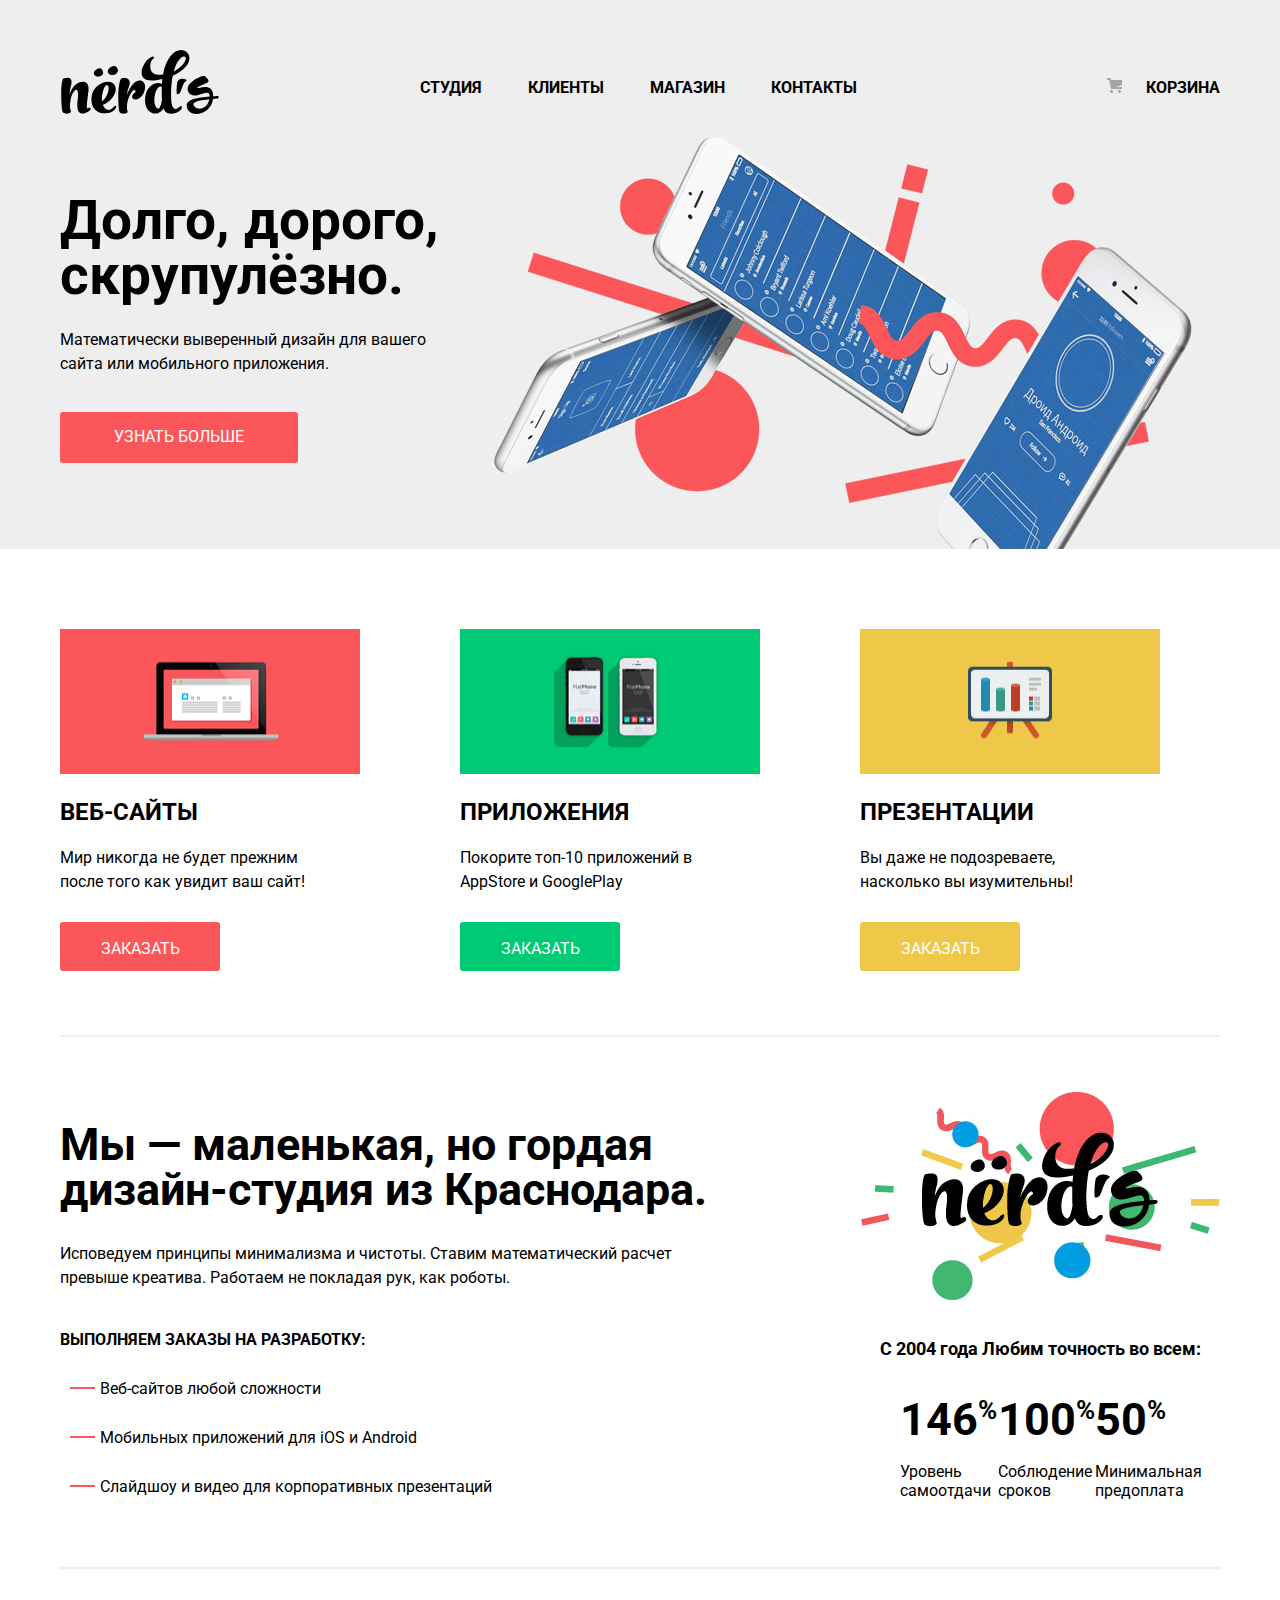
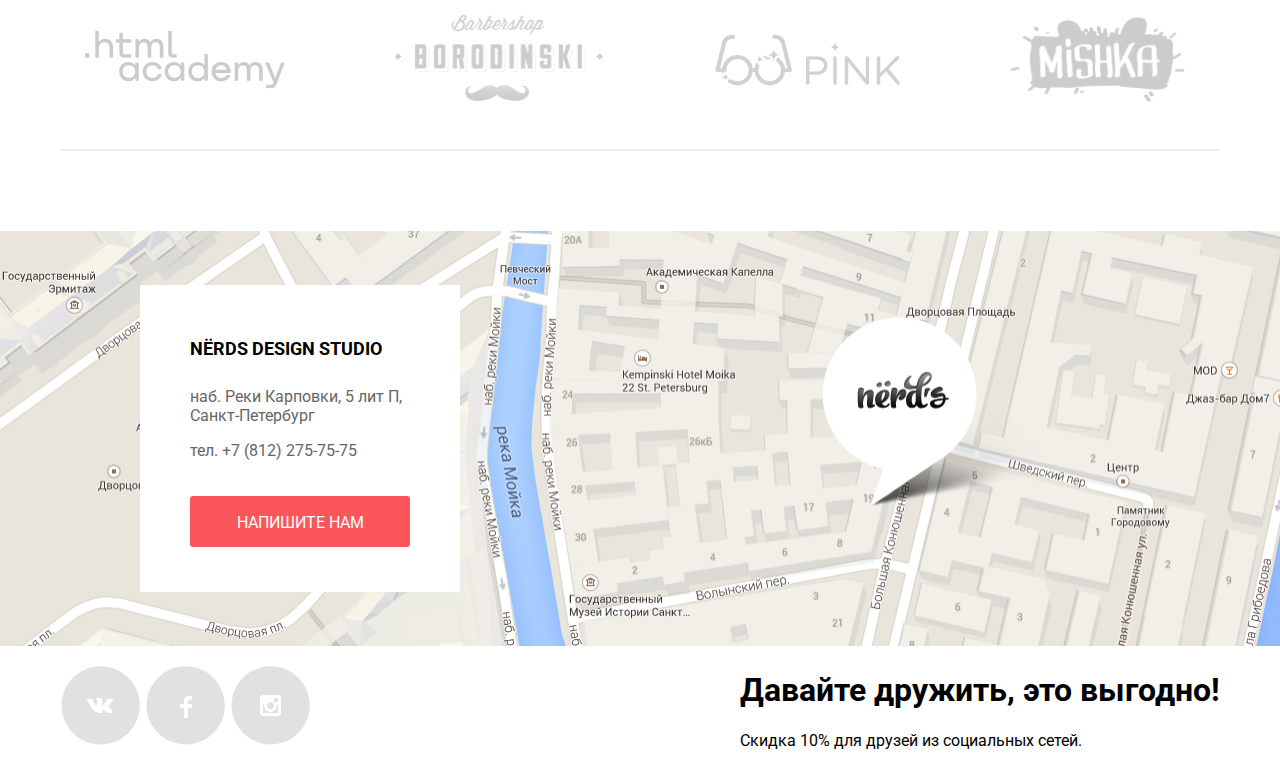
<file: index.html>
<!DOCTYPE html>
<html>
<head>
	<title>Nёrds One</title>
	<link rel="icon" href="img/favico.svg">
	<link rel="stylesheet" type="text/css" href="css/style.css">
	<link rel="preconnect" href="https://fonts.gstatic.com">
	<link rel="stylesheet" href="https://fonts.googleapis.com/css2?family=Roboto&display=swap">
</head>
<body>
	<!--Header-->
	<div class="container">
		<header class="header">
			<nav class="nav">
				<a href="index.html" class="logo"><img src="img/logo.svg" width="160" height="65" alt="logo"></a>
				<ul class="nav_list">
					<li><a href="index.html" class="nav_link">СТУДИЯ</a></li>
					<li><a href="" class="nav_link">КЛИЕНТЫ</a></li>
					<li><a href="catalog.html" class="nav_link">МАГАЗИН</a></li>
					<li><a href="" class="nav_link">КОНТАКТЫ</a></li>
				</ul>
				<div class="nav_cart">
					<img src="img/cart-icon.svg" width="15" height="15" alt="Корзина" class="nav_cart_img">
					<a href="" class="cart">КОРЗИНА</a>
				</div>
			</nav>
		</header>
	<!--Main-->
	<main>
		<section class="slider">
			
			<div class="slide_1st">
				<h1 class="slide_1st_slogan">Долго, дорого, скрупулёзно.</h1>
				<p class="slide_1st_desc">Математически выверенный дизайн для вашего сайта или мобильного приложения.</p>
				<a href="#" class="slide_1st_btn">УЗНАТЬ БОЛЬШЕ</a>
			</div>
			
			<img src="img/mainpic.png" alt="" class="slide_1st_img">
		</section>
	</div>

	<section class="offers">
		<div class="offers_list">
			<div class="offers_li">
				<img src="img/web.jpg" width="300" height="145">
				<h2 class="offers_li_h2">ВЕБ-САЙТЫ</h2>
				<p class="offers_li_p">Мир никогда не будет прежним после того как увидит ваш сайт!</p>
				<a href="#" class="offers_btn web_btn">ЗАКАЗАТЬ</a>
			</div>
			<div class="offers_li">
				<img src="img/apps.jpg" width="300" height="145">
				<h2 class="offers_li_h2">ПРИЛОЖЕНИЯ</h2>
				<p class="offers_li_p">Покорите топ-10 приложений в AppStore и GooglePlay</p>
				<a href="#" class="offers_btn apps_btn">ЗАКАЗАТЬ</a>
			</div>
			<div class="offers_li">
				<img src="img/presentation.jpg" width="300" height="145">
				<h2 class="offers_li_h2">ПРЕЗЕНТАЦИИ</h2>
				<p class="offers_li_p">Вы даже не подозреваете, насколько вы изумительны!</p>
				<a href="#" class="offers_btn presentation_btn">ЗАКАЗАТЬ</a>
			</div>
		</div>
	</section>

	<section class="about">
		<div class="about_main">
			<h1 class="about_slogan">Мы — маленькая, но гордая дизайн-студия из Краснодара.</h1>
			<p class="about_desc">Исповедуем принципы минимализма и чистоты. Ставим математический расчет превыше креатива. Работаем не покладая рук, как роботы.</p>
			<p class="about_orders">ВЫПОЛНЯЕМ ЗАКАЗЫ НА РАЗРАБОТКУ:</p>
			<ul class="about_orders_list">
				<li class="orders_li">Веб-сайтов любой сложности</li>
				<li class="orders_li">Мобильных приложений для iOS и Android</li>
				<li class="orders_li">Слайдшоу и видео для корпоративных презентаций</li>
			</ul>
		</div>
		<div class="about_advantages">
			<img src="img/nёrds.jpg" class="about_advantages_img">
			<p class="about_advantages_slogan">C 2004 года Любим точность во всем:</p>
			<ul class="about_advantages_list">
				<li class="about_advantages_li">
					<p class="about_advantages_numb">146<sup class="about_advantages_percent">%</sup></p>
					<p class="about_advantages_txt">Уровень самоотдачи</p>
				</li>
				<li class="about_advantages_li">
					<p class="about_advantages_numb">100<sup class="about_advantages_percent">%</sup></p>
					<p class="about_advantages_txt">Соблюдение сроков</p>
				</li>
				<li class="about_advantages_li">
					<p class="about_advantages_numb">50<sup class="about_advantages_percent">%</sup></p>
					<p class="about_advantages_txt">Минимальная предоплата</p>
				</li>
			</ul>
		</div>
	</section>

	<section class="partners">
		<div class="partners_main">
			<a href="" class="partners_link"><img src="img/htmlacademy.svg" width="200" height="70" alt="html academy" class="partners_logo"></a>
			<a href="" class="partners_link"><img src="img/borodinski.png" width="210" height="90" alt="borodinski barbershop" class="partners_logo"></a>
			<a href="" class="partners_link"><img src="img/pink.png" width="185" height="52" alt="pink" class="partners_logo"></a>
			<a href="" class="partners_link"><img src="img/mishka.png" width="175" height="85" alt="mishka" class="partners_logo"></a>
		</div>
	</section>

	<section class="geolocation">
		<div class="geo_main">
			<p class="geo_title">NЁRDS DESIGN STUDIO</p>
			<p class="geo_info">наб. Реки Карповки, 5 лит П, Санкт-Петербург</p>
			<a href="tel:+78122757575" class="geo_contacts">тел. +7 (812) 275-75-75</a>
			<a href="#" class="geo_btn">НАПИШИТЕ НАМ</a>
		</div>
		<div class="geo_map">
			<img src="img/map.jpg" width="1440" height="415" class="geo-img" alt="191186, Санкт-Петербург, ул. Б. Конюшенная, д. 19/8">
		</div>
	</section>
	</main>
	<footer class="footer">
		<div>
			<a href="#" class="social"><img src="img/vk.svg" width="81" height="81" alt="ВКонтакте"></a>
			<a href="#" class="social"><img src="img/facebook.svg" width="81" height="81" alt="Facebook"></a>
			<a href="#" class="social"><img src="img/instagram.svg" width="81" height="81" alt="Instagram"></a>
		</div>
		<div class="footer_end">
			<h1 class="footer_slogan">Давайте дружить, это выгодно!</h1>
			<p class="footer_txt">Скидка 10% для друзей из социальных сетей.</p>
		</div>
	</footer>
</html>
</file>
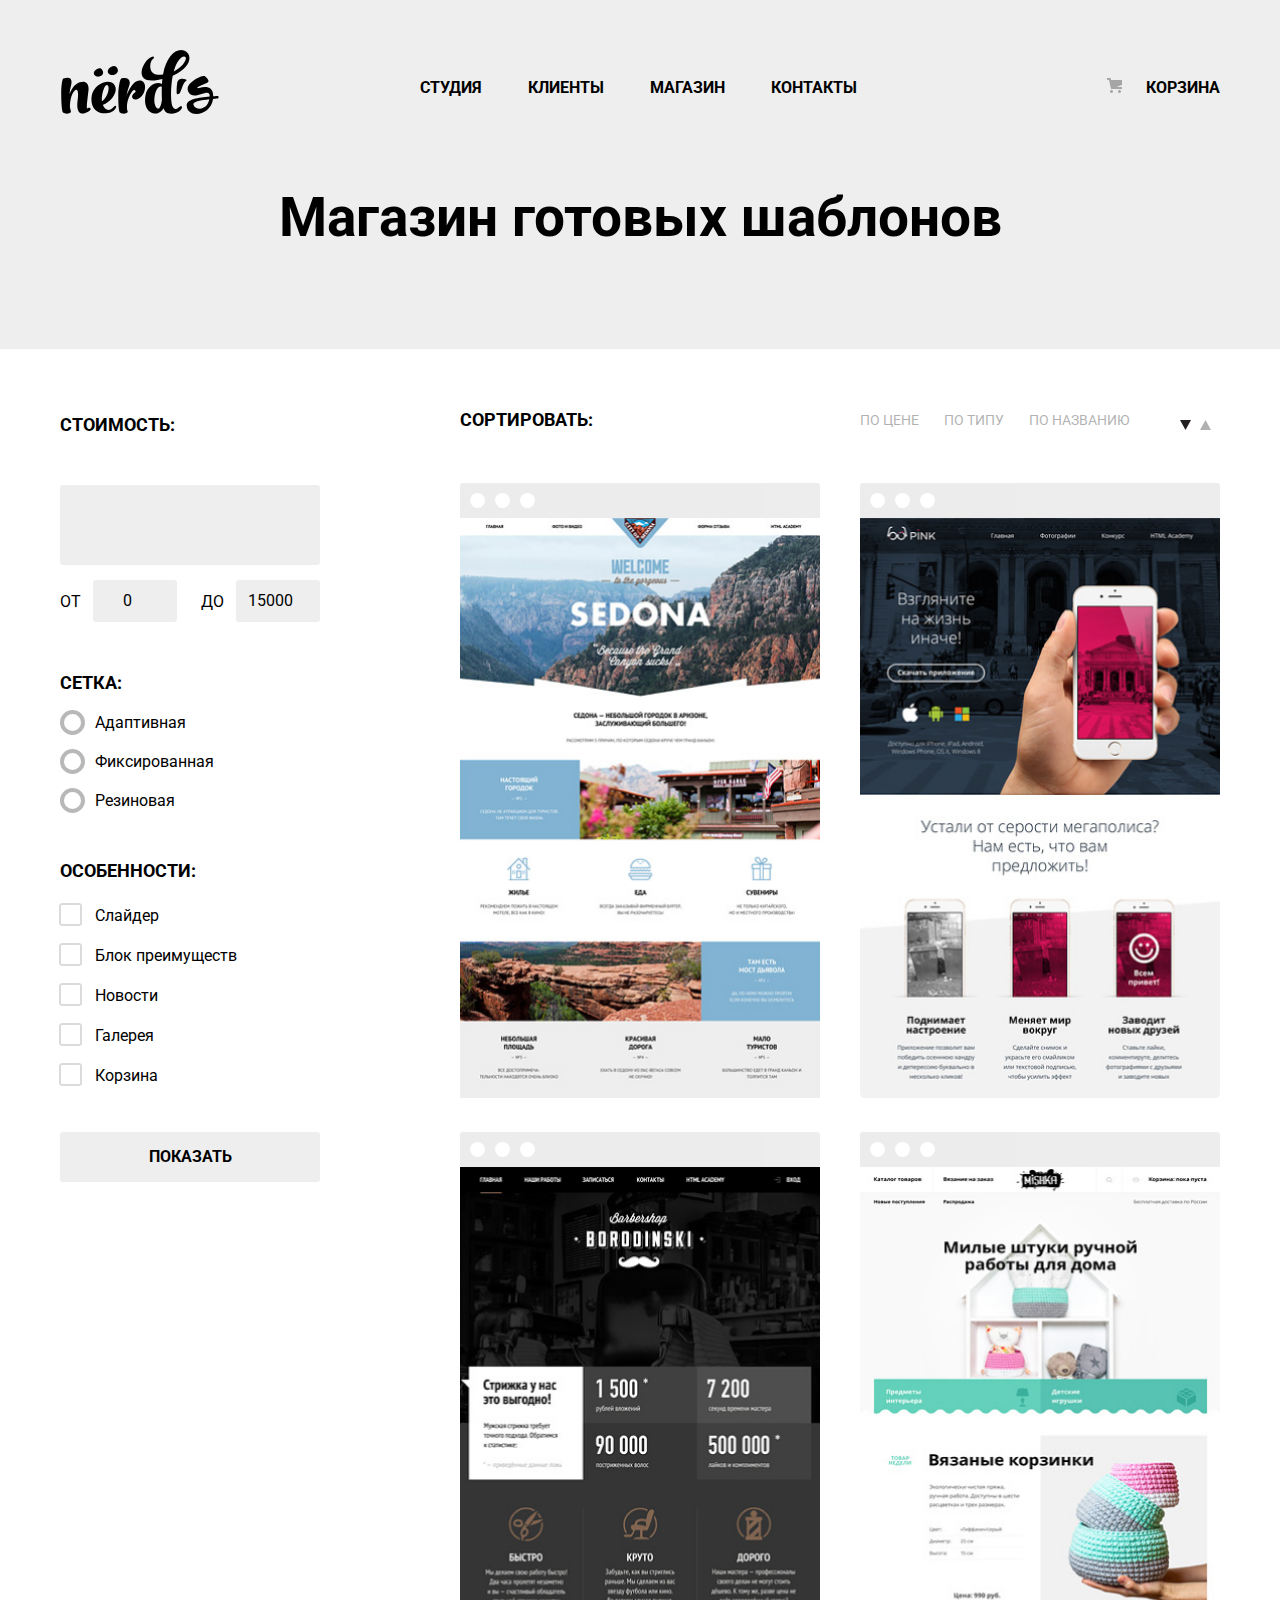
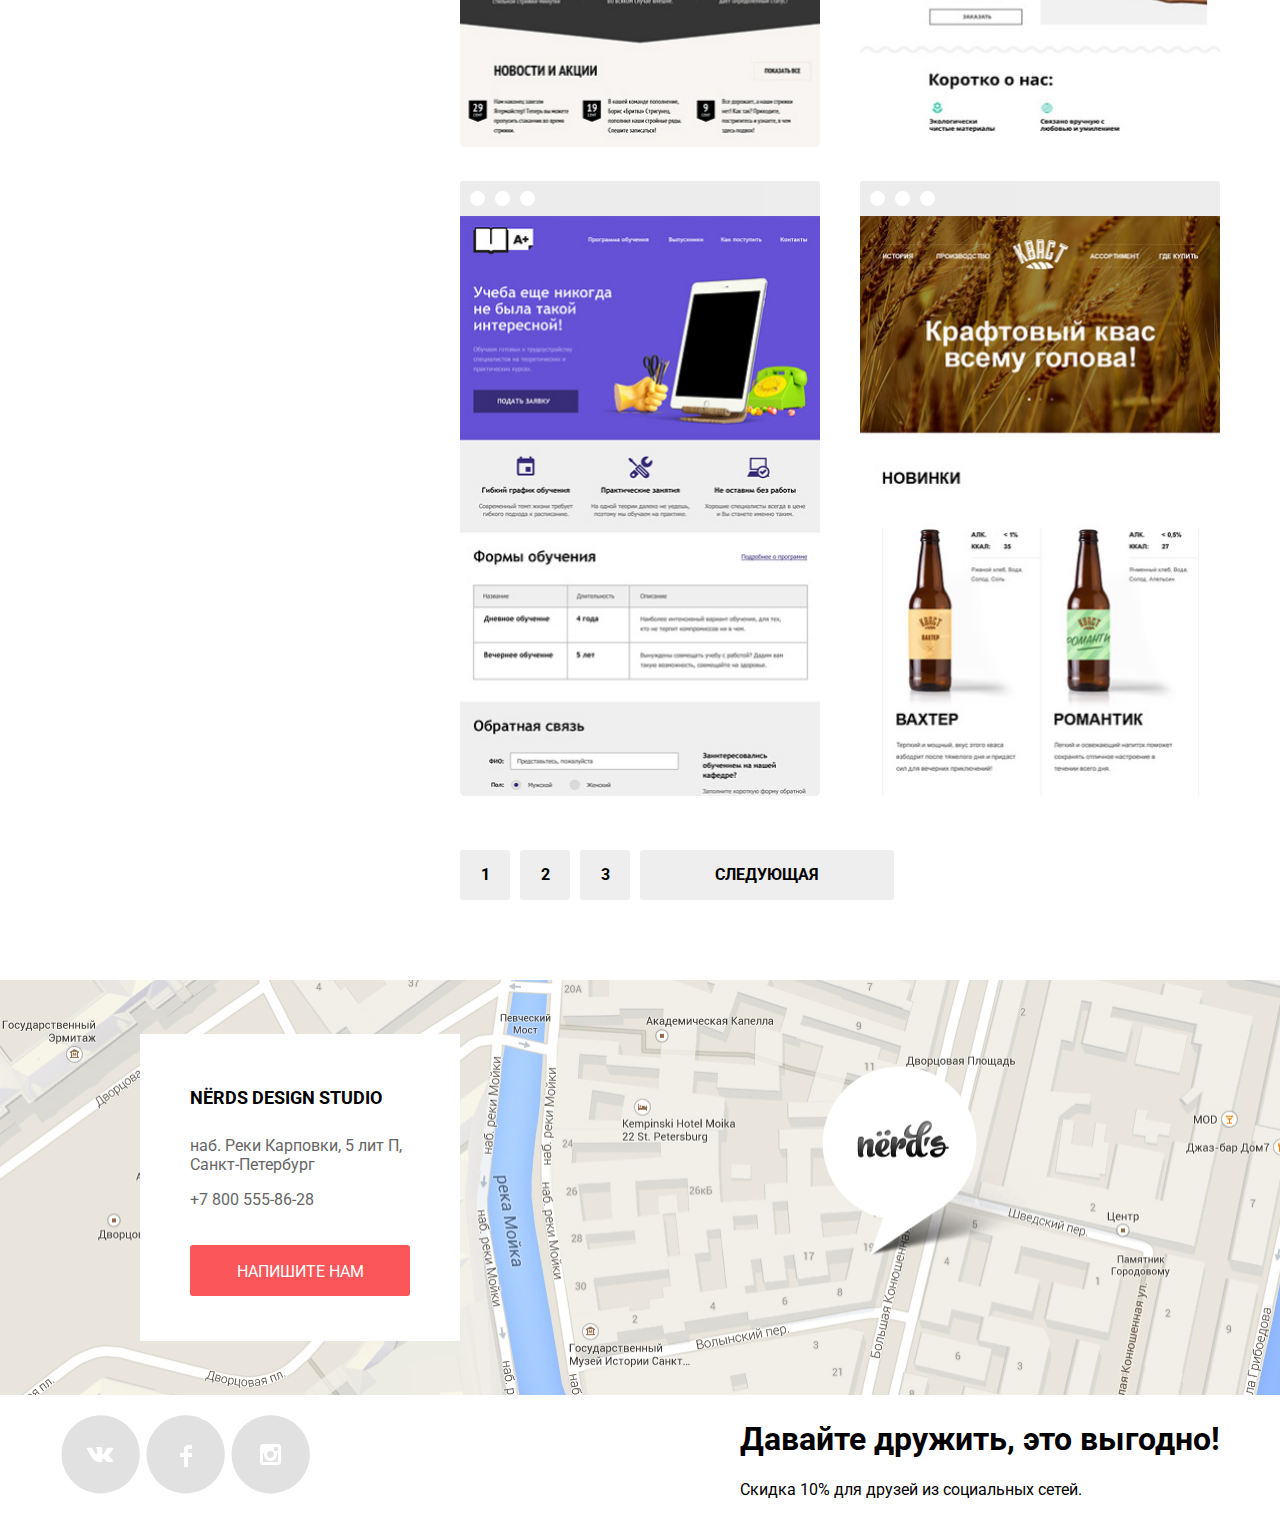
<file: catalog.html>
<!DOCTYPE html>
<html>
<head>
	<title>Nёrds Catalog</title>
	<link rel="icon" href="img/favico.svg">
	<link rel="stylesheet" type="text/css" href="css/style.css">
	<link rel="preconnect" href="https://fonts.gstatic.com">
	<link rel="stylesheet" href="https://fonts.googleapis.com/css2?family=Roboto&display=swap">
</head>
<body>
	<!--Header-->
	<div class="container">
		<header class="header">
			<nav class="nav">
				<a href="index.html" class="logo"><img src="img/logo.svg" width="160" height="65" alt="логотип" class="logo"></a>
				<ul class="nav_list">
					<li><a href="index.html" class="nav_link">СТУДИЯ</a></li>
					<li><a href="#" class="nav_link">КЛИЕНТЫ</a></li>
					<li><a href="catalog.html" class="nav_link">МАГАЗИН</a></li>
					<li><a href="#" class="nav_link">КОНТАКТЫ</a></li>
				</ul>
				<div class="nav_cart">
					<img src="img/cart-icon.svg" class="nav_cart_img" width="15" height="15" alt="Корзина">
					<a href="#" class="cart">КОРЗИНА</a>
				</div>
			</nav>
			<div>
				<h1 class="header_title">Магазин готовых шаблонов</h1>
			</div>
		</header>
	</div>

	<!--Price List-->
	<main class="price_list">
		<section class="filter">
			<p class="filter_txt">СТОИМОСТЬ:</p>
			<div class="cost_filter"></div>
			<div class="cost_range">
				<div>
					<label class="cost_num_from">ОТ</label><input class="cost_from_up_to" id="cost_num_from" type="number" value="0">
				</div>
				<div>
					<label class="cost_num_up_to">ДО</label><input class="cost_from_up_to" id="cost_num_up_to" type="number" value="15000"> 
				</div>
			</div>

	<!--Grid-->
			<div class="grid_settings">
				<p class="grid_setting_txt">СЕТКА:</p>
				<ul class="grid_settings_view">
					<li class="grid_settings_li">
						<input class="grid_radio_hidden grid_radio" id="r1" type="radio">
						<label class="grid_radio" for="r1">Адаптивная</label> 
					</li>
					<li class="grid_settings_li">
						<input class="grid_radio_hidden grid_radio" id="r2" type="radio">
						<label class="grid_radio" for="r2">Фиксированная</label> 
					</li>
					<li class="grid_settings_li">
						<input class="grid_radio_hidden grid_radio" id="r3" type="radio">
						<label class="grid_radio" for="r3">Резиновая</label> 
					</li>
				</ul>
			</div>

	<!--Features-->
			<div class="features">
				<p class="features_txt">ОСОБЕННОСТИ:</p>
				<ul class="features_list">
					<li class="features_li">
						<input class="features_checkbox" id="features_checkbox_1" type="checkbox"><label class="features_li_txt" for="features_checkbox_1">Слайдер</label>
					</li>
					<li class="features_li">
						<input class="features_checkbox" id="features_checkbox_2" type="checkbox"><label class="features_li_txt" for="features_checkbox_2">Блок преимуществ</label>
					</li>
					<li class="features_li">
						<input class="features_checkbox" id="features_checkbox_3" type="checkbox"><label class="features_li_txt" for="features_checkbox_3">Новости</label>
					</li>
					<li class="features_li">
						<input class="features_checkbox" id="features_checkbox_4" type="checkbox"><label class="features_li_txt" for="features_checkbox_4">Галерея</label>
					</li>
					<li class="features_li">
						<input class="features_checkbox" id="features_checkbox_5" type="checkbox"><label class="features_li_txt" for="features_checkbox_5">Корзина</label>
					</li>
				</ul>
				<button class="features_btn">ПОКАЗАТЬ</button>
			</div>
		</section>

	<!--Layouts-->
		<div class="layouts">
			<div class="layouts_sorting">
				<p class="layouts_sorting_txt">СОРТИРОВАТЬ:</p>
				<ul class="layouts_options">
					<li class="layouts_sorting_li"><a href="#">ПО ЦЕНЕ</a></li>
					<li class="layouts_sorting_li"><a href="#">ПО ТИПУ</a></li>
					<li class="layouts_sorting_li"><a href="#">ПО НАЗВАНИЮ</a></li>
					<li class="layouts_sorting_arrow arrow_down"><a href="#"></a></li>
					<li class="layouts_sorting_arrow arrow_up"><a href="#"></a></li>
				</ul>
			</div>

			<div class="layouts_list">

				<div class="layout">
					<div class="round">
						<div></div>
						<div></div>
						<div></div>
					</div>
					<img src="img/sedona.jpg" width="360" height="580" alt="Sedona">
					<div class="layout_info">
						<p class="layout_info_name">SEDONA</p>
						<p class="layout_info_desc">Информационный сайт для туристов</p>
						<button class="layout_info_price">9 900 ₽</button>
					</div>
				</div>

				<div class="layout">
					<div class="round">
						<div></div>
						<div></div>
						<div></div>
					</div>
					<img src="img/pink.jpg" width="360" height="580" alt="Pink app">
					<div class="layout_info">
						<p class="layout_info_name">PINK APP</p>
						<p class="layout_info_desc">Продуктовый лендинг приложения для iOS и Android</p>
						<button class="layout_info_price">9 900 ₽</button>
					</div>
				</div> 

				<div class="layout">
					<div class="round">
						<div></div>
						<div></div>
						<div></div>
					</div>
					<img src="img/borodinski.jpg" width="360" height="580" alt="Borodinski barbershop">
					<div class="layout_info">
						<p class="layout_info_name">BORODINSKI</p>
						<p class="layout_info_desc">Сайт салона красоты. Для мужчин, да.</p>
						<button class="layout_info_price">9 900 ₽</button>
					</div>
				</div>

				<div class="layout">
					<div class="round">
						<div></div>
						<div></div>
						<div></div>
					</div>
					<img src="img/mishka.jpg" width="360" height="580" alt="Mishka shop">
					<div class="layout_info">
						<p class="layout_info_name">MISHKA</p>
						<p class="layout_info_desc">Интернет-магазин вязаных игрушек</p>
						<button class="layout_info_price">9 900 ₽</button>
					</div>
				</div>

				<div class="layout">
					<div class="round">
						<div></div>
						<div></div>
						<div></div>
					</div>
					<img src="img/aplus.jpg" width="360" height="580" alt="A-plus courses">
					<div class="layout_info">
						<p class="layout_info_name">A-PLUS</p>
						<p class="layout_info_desc">Лендинг курсов повышения квалификации</p>
						<button class="layout_info_price">9 900 ₽</button>
					</div>
				</div>   

				<div class="layout">
					<div class="round">
						<div></div>
						<div></div>
						<div></div>
					</div>
					<img src="img/kvast.jpg" width="360" height="580" alt="Kvast drinks">
					<div class="layout_info">
						<p class="layout_info_name">КВАСТ</p>
						<p class="layout_info_desc">Промо-сайт производителя крафтового кваса</p>
						<button class="layout_info_price">9 900 ₽</button>
					</div>
				</div>
			</div>

	<!--Layouts Navigation-->
			<div class="layout_nav">
				<a href="#" class="layout_link">1</a>
				<a href="#" class="layout_link">2</a>
				<a href="#" class="layout_link">3</a>
				<a href="#" class="layout_link nav_next">СЛЕДУЮЩАЯ</a>
			</div>
		</div>
	</main>
	<!--Geolocation-->
	<section class="geolocation">
		<div class="geo_main">
			<p class="geo_title">NЁRDS DESIGN STUDIO</p>
			<p class="geo_info">наб. Реки Карповки, 5 лит П, Санкт-Петербург</p>
			<a href="tel:+78005558628" class="geo_contacts">+7 800 555-86-28</a>
			<a href="#" class="geo_btn">НАПИШИТЕ НАМ</a>
		</div>
		<div class="geo_map">
			<img src="img/map.jpg" width="1440" height="415" class="geo-img" alt="191186, Санкт-Петербург, ул. Б. Конюшенная, д. 19/8">
		</div>
	</section>

	<footer class="footer">
		<div>
			<a href="#" class="social"><img src="img/vk.svg" width="81" height="81" alt="ВКонтакте"></a>
			<a href="#" class="social"><img src="img/facebook.svg" width="81" height="81" alt="Facebook"></a>
			<a href="#" class="social"><img src="img/instagram.svg" width="81" height="81" alt="Instagram"></a>
		</div>
		<div class="footer_end">
			<h1 class="footer_slogan">Давайте дружить, это выгодно!</h1>
			<p class="footer_txt">Скидка 10% для друзей из социальных сетей.</p>
		</div>
	</footer>
</body>
</html>
</file>
<file: css/style.css>
:root {
	--red: #E74246;
	--red-light: #FB565A;
	--red-dark: #D7373B;
	--green: #00BC6C;
	--green-light: #00CA74;
	--green-dark: #00AA62;
	--yellow: #EAB534;
	--yellow-light: #EFC849;
	--yellow-dark: #E5A722;
	--black: #000000;
	--white: #FFFFFF;
	--gray: #E1E1E1;
	--gray-light: #EEEEEE;
	--gray-dark: #666666;
	--gray-darker: #4D4D4D;
}

* {
	font-family: 'Roboto', sans-serif, arial;
}

@font-face {
	src: url(C:\Users\User\Desktop\nerds-30\fonts\roboto.woff);
}

a {
	text-decoration: none;
	color: var(--black);
}
 
body {
	margin: 0 auto;
}

/*Header*/
.container {
	margin: 0 auto;
	max-width: 1440px;
	width: 100%;
	background-color: var(--gray-light)
}

.header {
	padding-top: 49px;
	background-color: var(--gray-light)
}

.nav {
	display: flex;
	justify-content: space-between;
	margin: 0 auto;
	max-width: 1160px;
	width: 100%;
	align-items: center;
}

.nav_list {
	display: flex;
	justify-content: space-between;
	min-width: 437px;
	list-style: none;
	margin: 8px 0 0 -90px;
}

.nav_link {
	font-size: 16px;
	font-weight: bold;
}

.nav_link:hover {
	color: var(--gray-dark)
}

.nav_link:focus {
	color: var(--red)
}

.nav_cart {
	margin-top: 8px;
}

.nav_cart_img {
	padding-right: 20px;
}

.cart {
	font-size: 16px;
	font-weight: bold;
}

.cart:hover {
	color: var(--gray-dark)
}

.cart:focus {
	color: var(--red)
}

/*1st Slider*/

.slider {
	display: flex;
	margin: 0 auto;
	max-width: 1160px;
	width: 100%;
}

.bar {
	width: 18px;
	height: 18px;
	background-color: blue;
}

.slide_1st_slogan {
	font-size: 55px;
	margin: 0;
	margin-top: 75px;
	line-height: 55px;
}

.slide_1st_desc {
	margin-top: 25px;
	font-size: 16px;
	line-height: 24px;
}

.slide_1st_btn {
	display: inline-block;
	font-size: 16px;
	border-radius: 3px;
	color: var(--white);
	background-color: var(--red-light);
	text-align: center;
	margin-top: 20px;
	padding: 15px 54px 17px 54px;
}

.slide_1st_btn:hover {
	background-color: var(--red);
}

.slide_1st_btn:focus {
	background-color: var(--red-dark);
	color: rgba(255, 255, 255, 0.3);
}

/*Offers*/

.offers {
	max-width: 1160px;
	width: 100%;
	margin: 0 auto;
}

.offers_list {
	display: flex;
	max-width: 300px;
	margin-right: 30px;
	margin-top: 80px;
	font-size: 16px;
}

.offers_li {
	margin-right: 100px;
}

.offers_li_p {
	line-height: 24px;
	width: 250px;
}

.offers_btn {
	display: block;
	color: var(--white);
	border: none;
	border-radius: 3px;
	text-align: center;
	max-width: 160px;
	margin-top: 28px;
	padding: 17px 0 13px 0;
}

.web_btn {
	background-color: var(--red-light);
}

.apps_btn {
	background-color: var(--green-light);
}

.presentation_btn {
	background-color: var(--yellow-light);
}

.web_btn:hover {
	background-color: var(--red);
}

.apps_btn:hover {
	background-color: var(--green);
}

.presentation_btn:hover {
	background-color: var(--yellow);
}

.web_btn:focus {
	background-color: var(--red-dark);
	color: rgba(255, 255, 255, 0.3);
}

.apps_btn:focus {
	background-color: var(--green-dark);
	color: rgb(255, 255, 255, 0.3);
}

.presentation_btn:focus {
	background-color: var(--yellow-dark);
	color: rgb(255, 255, 255, 0.3);
}

/*Advantages*/

.about {
	display: flex;
	max-width: 1160px;
	width: 100%;
	margin: 0 auto;
	border-top: solid var(--gray-light) 2px;
	margin-top: 64px; 
	padding-top: 40px;
}

.about_main {
	max-width: 660px;
}

.about_slogan {
	margin-top: 45px;
	font-size: 45px;
	line-height: 45px;
}

.about_desc {
	font-size: 16px;
	line-height: 24px;
}

.about_orders {
	margin-top: 40px;
	font-size: 16px;
	font-weight: bold;
}

.orders_li {
	list-style: none;
	position: relative;
	font-size: 16px;
	margin-top: 30px;
}

.orders_li:before {
	position: absolute;
	background: var(--red-light);
	content: '';
	width: 25px;
	height: 2px;
	top: 8px;
	left: -30px;
}

.about_advantages {
	display: flex;
	align-items: center;
	justify-content: center;
	flex-direction: column;
	margin-left: 149px;
}

.about_advantages_img {
	padding-top: 15px;
	padding-bottom: 20px;
}

.about_advantages_slogan {
	font-size: 18px;
	font-weight: bold;
}

.about_advantages_list {
	display: flex;
	list-style: none;
}

.about_advantages_li {  
}

.about_advantages_numb {
	margin: 0;
	font-size: 45px;
	font-weight: bold;
}

.about_advantages_percent {
	font-size: 26px;
}

.about_advantages_txt {
	font-size: 16px;
}

.partners {
	max-width: 1160px;
	width: 100%;
	margin: 0 auto;
	margin-top: 35px;
	border-top: solid var(--gray-light) 2px;
	border-bottom: solid var(--gray-light) 2px;
}

.partners_main {
	display: flex;
	align-items: center;
	justify-content: center;
	padding-top: 46px;
	padding-bottom: 40px; 
}

.partners_link {
	padding-left: 50px; 
	padding-right: 60px;
	opacity: 0.2;
}

.partners_link:hover {
	opacity: 1;
}

.partners_link:focus {
	opacity: 0.1;
}

/*Geolocation*/
.geolocation {
	max-width: 1440px;
	width: 100%;
	margin: 0 auto;
	margin-top: 80px;
}

.geo_main {
	display: flex;
	flex-direction: column;
	position: absolute;
	max-width: 220px;
	background-color: var(--white);
	padding: 35px 50px 45px 50px;
	margin-top: 54px;
	margin-left: 140px;
	z-index: 1;
}

.geo_title {
	font-size: 18px;
	font-weight: bold;
}

.geo_info {
	margin-top: 10px;
	font-size: 16px;
	color: var(--gray-dark);
}

.geo_contacts {
	font-size: 16px;
	color: var(--gray-dark);
}

.geo_btn {
	text-align: center;
	font-size: 16px;
	color: #FFFFFF;
	background-color: var(--red-light);
	border-radius: 3px;
	margin-top: 36px;
	padding-top: 17px;
	padding-bottom: 15px;
}

.geo_btn:hover {
	background-color: var(--red);
}

.geo_btn:focus {
	background-color: var(--red-dark);
	color: rgb(255, 255, 255, 0.3);
}


.footer {
	display: flex;
	align-items: center;
	justify-content: space-between;
	max-width: 1160px;
	width: 100%;
	margin: 0 auto;
}

/*CATALOG*/

/*Header*/
.header_title {
	font-size: 55px;
	text-align: center;
	padding-top: 30px;
	padding-bottom: 100px;
}

/*Price List*/
.price_list {
	display: flex;
	justify-content: space-between;
	margin: 0 auto;
	margin-top: 30px;
	max-width: 1160px;
	width: 100%;
}

/*Price List Filter*/
.filter {
	margin-top: 10px;
}

.filter_txt {
	font-size: 18px;
	font-weight: bold;
}

.cost_filter {
	margin-top: 50px;
	width: 260px;
	height: 80px;
	border-radius: 3px; 
	background-color: var(--gray-light)
}

.cost_range {
	display: flex;
	justify-content: space-between;
	align-items: center;
	margin-top: 15px;
}

.cost_num_from,
.cost_num_up_to {
	font-size: 16px;
}

.cost_from_up_to {
	font-size: 16px;
	width: 80px;
	height: 40px;
	margin-left: 12px;
	text-align: center;
	outline: none;
	border: none;
	border-radius: 3px;
	background: var(--gray-light);
}

/*Grid*/

.grid_settings {
	margin-top: 50px;
}

.grid_setting_txt {
	font-size: 18px;
	font-weight: bold;
}

.grid_settings_li {
	display: flex;
	align-items: center;
	position: relative;
	margin-top: 20px;
}

.grid_settings_li label {
	display: block;
	position: relative;
	margin-left: -5px;
}

.grid_radio_hidden {
	position: absolute;
	visibility: hidden;
}

.grid_radio {
	font-size: 16px;
}

.grid_radio + label:before {
	position: absolute;
	box-sizing: border-box;
	top: -3px;
	left: -35px;
	width: 25px;
	height: 25px;
	border: 4px solid var(--gray-darker);
	border-radius: 50%;
	opacity: 0.4;
	content: "";
}

.grid_radio:hover + label:before {
	opacity: 1;
}

.grid_radio:checked + label:after {
	position: absolute;
	top: 4px;
	left: -27px;
	width: 9px;
	height: 9px;
	background-color: var(--gray-darker);
	border-radius: 50%;
	opacity: 0.5;
	content: "";
}

.grid_radio:hover:checked + label:after {
	opacity: 1;
}

/*Features*/

.features {
	margin-top: 50px;
}

.features_txt {
	margin-top: 15px;
	font-size: 18px;
	font-weight: bold;
}

.features_list {
	margin-top: 30px; 
}

.features_li {
	display: flex;
	align-items: center;
	margin-top: 20px;
	color: var(--black);
}
   
.features_li label {
	display: block;
	position: relative;
	top: -5px;
	margin-left: -5px; 
	line-height: 20px;
}

.features_checkbox {
	position: absolute;
	visibility: hidden;
}

.features_checkbox + label:before {
	position: absolute;
	top: -3px;
	left: -36px;
	width: 50px;
	height: 50px;
	background-image: url("../img/checkbox-off.svg");
	background-repeat: no-repeat;
	opacity: 0.5;
	content: "";
}

.features_checkbox:hover + label:before {
	opacity: 1;
}
  
.features_checkbox:checked + label:before {
    background-image: url("../img/checkbox-on.svg");
}

.features_checkbox:checked + label:after {
	position: absolute;
	top: -2px;
	left: -32px;
	width: 30px;
	height: 30px;
	background-image: url("../img/check-mark.svg");
	background-repeat: no-repeat;
	background-position: 0 0;
	opacity: 0.4;
	content: "";
}

.features_checkbox:hover + label:after {
	opacity: 1;
}

.features_checkbox:cheked + label:after {
	opacity: 1;
}

.features_li_txt {
	font-size: 16px;
}

.features_btn {
	font-size: 16px;
	font-weight: bold;
	width: 260px;
	height: 50px;
	margin-top: 25px;
	border: none;
	border-radius: 3px;
	background: var(--gray-light);
}

.features_btn:hover {
	background: #DFDFDF;
}

.features_btn:focus {
	font-weight: 500;
	background: #D5D5D5;
	color: rgba(0, 0, 0, 0.3);
}

/*Sorting Settings*/

.layouts_sorting {
	display: flex;
	justify-content: space-between;
	margin-top: 1px;
}

.layouts_sorting_txt {
	font-weight: bold;
	font-size: 18px;
	line-height: 30px;
}

.layouts_options {
	display: flex;
	align-items: center;
	width: 360px;
}

.layouts_sorting_li {
	display: block;
	font-size: 14px;
	line-height: 18px;
	margin-left: 25px;
	color: var(--black);
	opacity: 0.3;
}

.layouts_sorting_li:first-child {
	margin-left: 0;
}

.layouts_sorting_li:hover {
	opacity: 0.6;
}

.layouts_sorting_li:focus {
	opacity: 1;
	color: var(--black);
}

.arrow_down {
	display: block;
	position: relative;
	margin-left: 50px;
   
}

.arrow_down a:after {
	position: absolute;
	width: 20px;
	height: 20px;
	content: '';
	background: url('../img/arrow_down.svg') no-repeat;

}

.arrow_up {
	display: block;
	position: relative;
	margin-left: 20px;
}

.arrow_up a:after {
	position: absolute;
	width: 20px;
	height: 20px;
	opacity: 0.3;
	content: '';
	background: url('../img/arrow_up.svg') no-repeat;
}

.arrow_up:hover {
	color: var(--black)
}

/*Layouts*/

.layouts {
	width: 760px;
}

.layouts_list {
	display: flex;
	justify-content: space-between;
	flex-wrap: wrap;
	width: 100%;
	margin-top: 30px;
}

.layout {
	position: relative;
	max-width: 360px;
	max-height: 620px;   
	margin-bottom: 30px;
	overflow: hidden;
}

.layout:hover {
	filter: drop-shadow( 0 5px 10px rgba(0, 0, 0, 0.25));
}

.round {
	display: flex;
	align-items: center;
	width: 100%;
	height: 35px;
	border-radius: 3px 3px 0 0;
	background: var(--gray-darker);
	opacity: 0.1;
}

.round div {
	background: var(--white);
	width: 15px;
	height: 15px;
	margin-left: 10px;
	border-radius: 10px;
}

.layout:hover .round {
	opacity: 1;
}

.layout_info {
	position: absolute;
	width: 100%;
	min-height: 230px;
	border-radius: 0 0 3px 3px;
	background: var(--gray-light);
	bottom: -40%;
	display: flex;
	flex-direction: column;
	align-items: center;
	justify-content: center;
}

.layout:hover .layout_info{
	bottom: 0px;
}

.layout_info_name {
	font-size: 18px;
	font-weight: bold;
	text-align: center; 
}

.layout_info_name:hover {
	color: var(--red-light)
}

.layout_info_desc {
	margin-top: 20px; 
	padding: 0 50px 0 50px;
	text-align: center;
	margin: 0 auto;
	line-height: 18px;
	color: var(--gray-dark);
}

.layout_info_price {
	font-size: 16px;
	margin-top: 30px;
	width: 220px;
	height: 50px;
	border: none;
	border-radius: 3px;
	cursor: pointer;
	color: var(--white);
	background: var(--red);
}

.layout_info_price:hover {
	background: #E74246;
}

.layout_info_price:focus {
	background: #D7373B;
	color: rgba(255, 255, 255, 0.3);
}

/*Layouts Navigation*/

.layout_nav {
	display: flex;
	margin-top: 20px;
}

.layout_link {
	display: flex;
	justify-content: center;
	align-items: center;
	font-size: 16px;
	font-weight: bold;
	margin-right: 10px;
	min-width: 50px;
	min-height: 50px;
	border-radius: 3px;
	background: var(--gray-light);
}

.layout_link:hover {
	background: #DFDFDF;
}

.layout_link:focus {
	background: #D5D5D5;
	color: rgba(0, 0, 0, 0.3);
}

.nav_next {
	padding-left: 75px;
	padding-right: 75px; 
}
</file>
